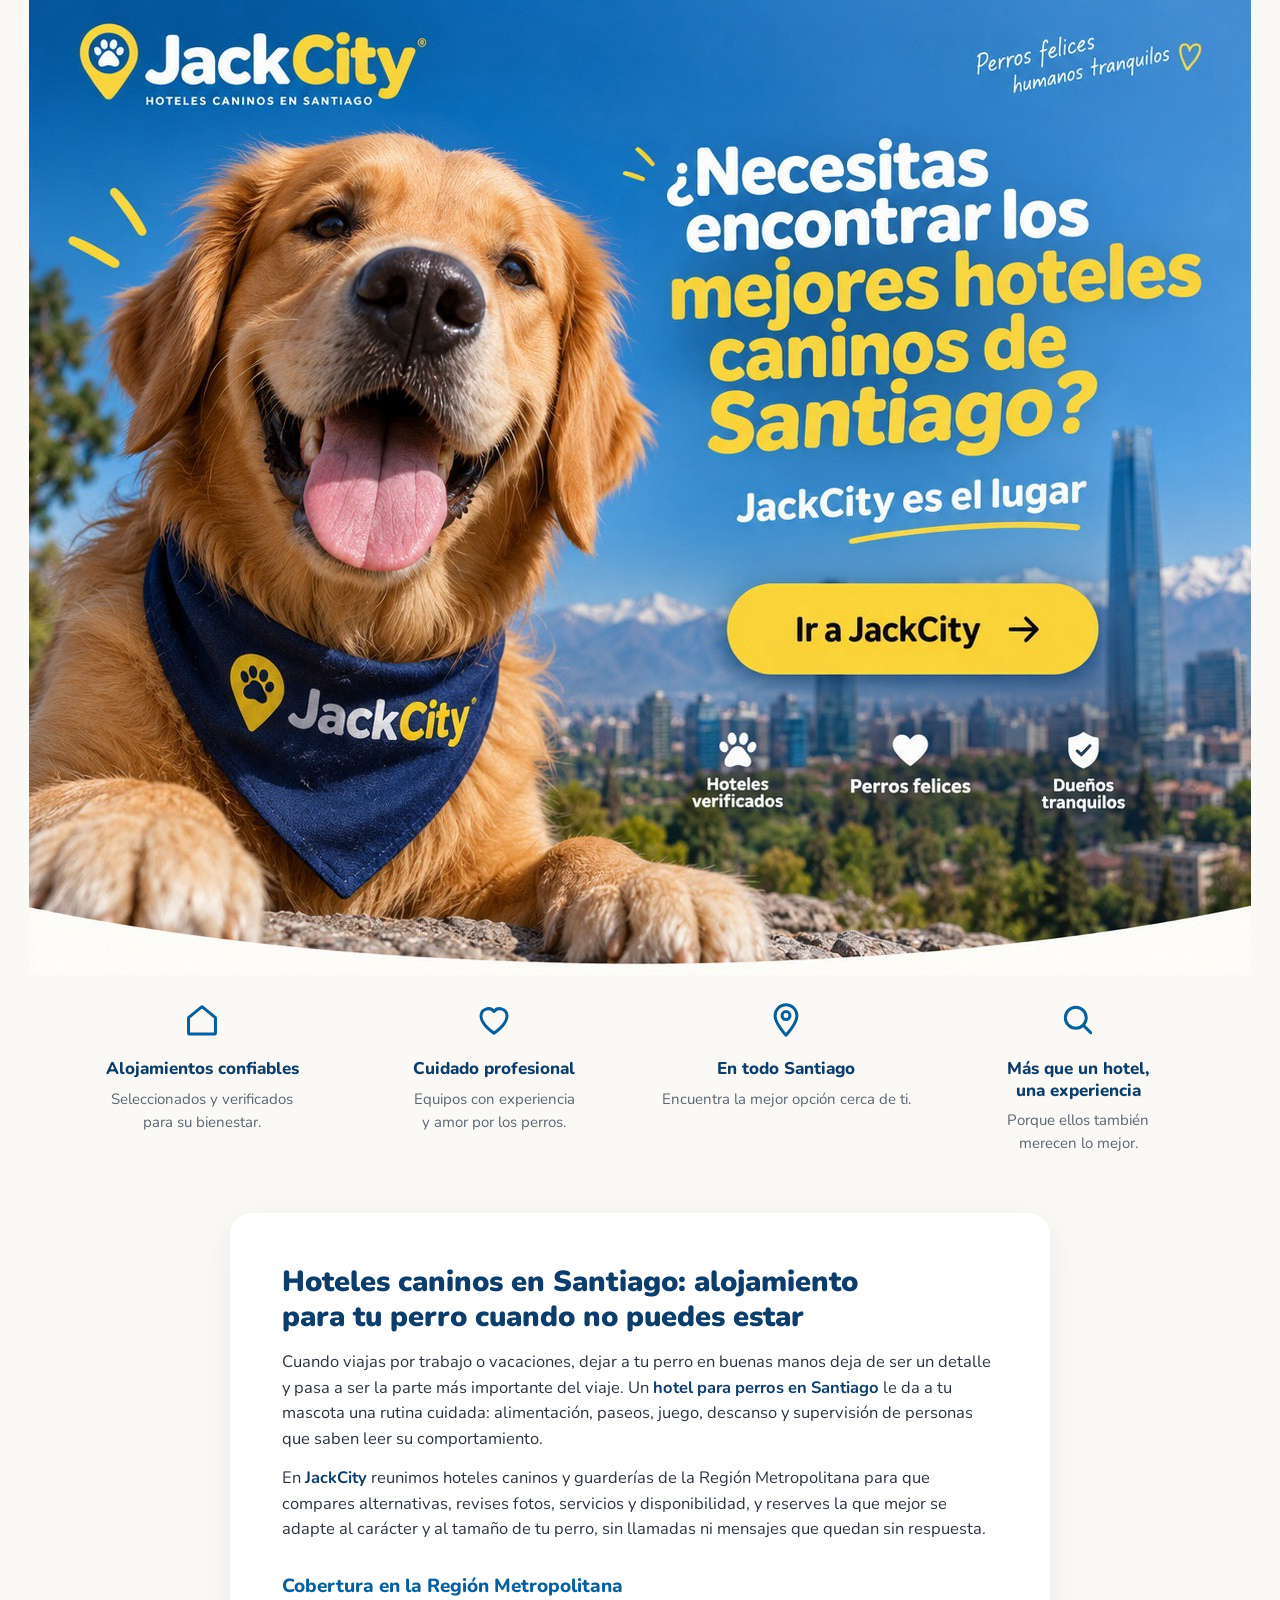
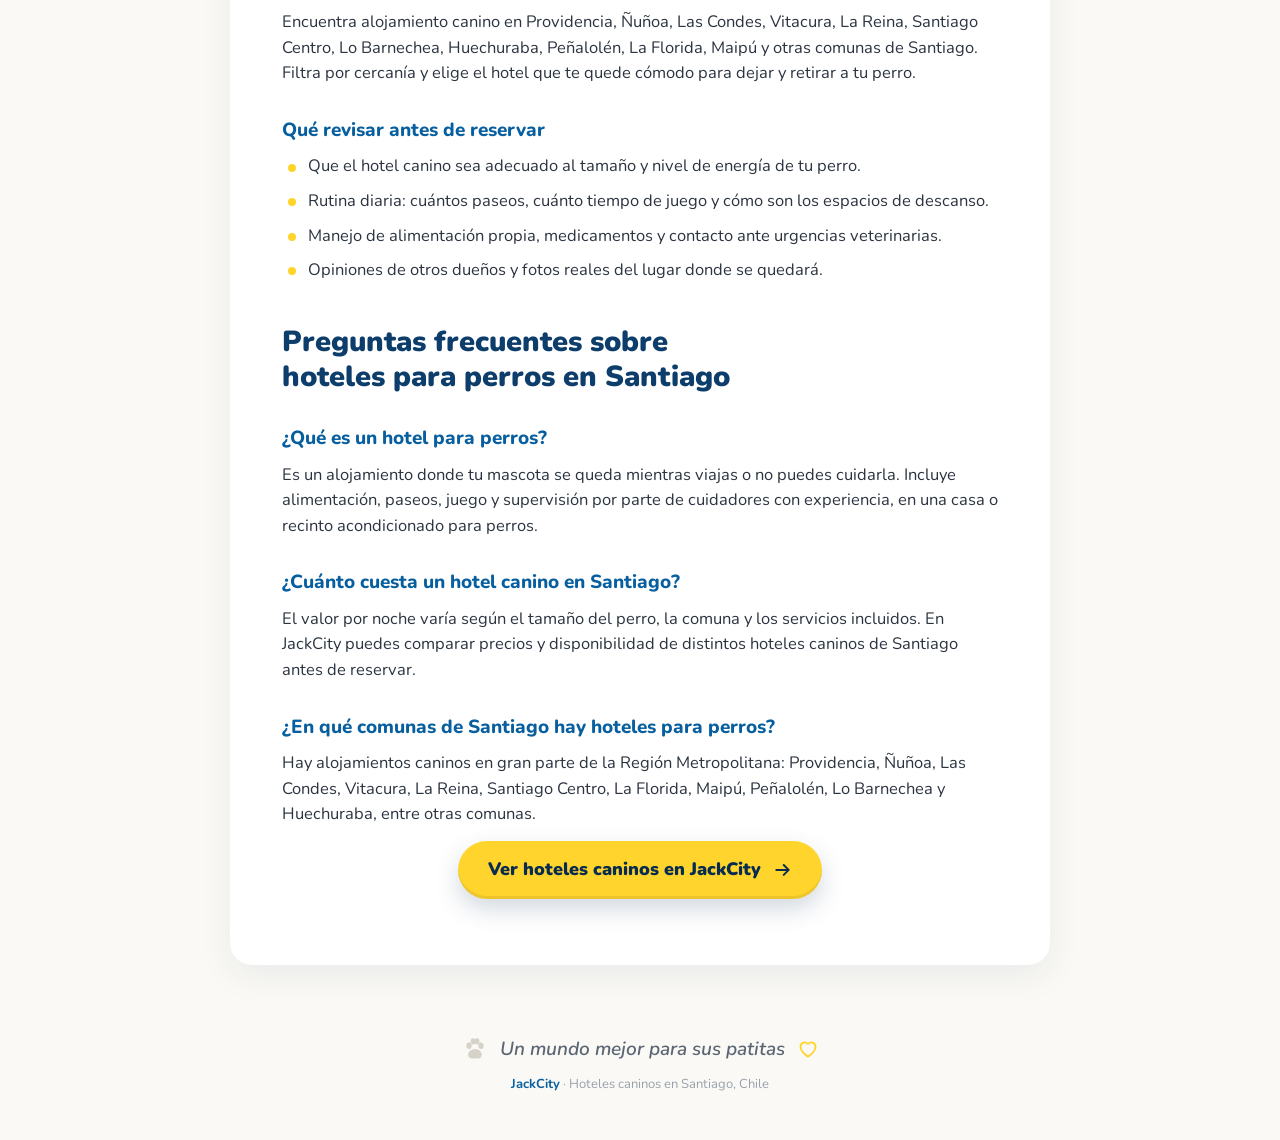
<file: index.html>
<!doctype html>
<html lang="es-CL">
<head>
<meta charset="utf-8">
<meta name="viewport" content="width=device-width, initial-scale=1">

<title>Hoteles para Perros en Santiago | JackCity</title>
<meta name="description" content="Encuentra y reserva hoteles para perros en Santiago: alojamientos caninos verificados, con cuidado profesional y disponibilidad en toda la Región Metropolitana.">
<meta name="robots" content="index, follow, max-image-preview:large, max-snippet:-1">
<meta name="theme-color" content="#075f9f">
<meta name="author" content="JackCity">
<link rel="canonical" href="https://hotelesparaperrossantiago.cl/">

<!-- Open Graph -->
<meta property="og:type" content="website">
<meta property="og:locale" content="es_CL">
<meta property="og:site_name" content="Hoteles para Perros en Santiago">
<meta property="og:title" content="Hoteles para Perros en Santiago | JackCity">
<meta property="og:description" content="Encuentra y reserva hoteles para perros en Santiago: alojamientos caninos verificados, con cuidado profesional y disponibilidad en toda la Región Metropolitana.">
<meta property="og:url" content="https://hotelesparaperrossantiago.cl/">
<meta property="og:image" content="https://hotelesparaperrossantiago.cl/assets/og-image.jpg">
<meta property="og:image:width" content="1200">
<meta property="og:image:height" content="630">
<meta property="og:image:alt" content="Perro golden retriever con pañoleta JackCity frente a la cordillera y el skyline de Santiago">

<!-- Twitter Card -->
<meta name="twitter:card" content="summary_large_image">
<meta name="twitter:title" content="Hoteles para Perros en Santiago | JackCity">
<meta name="twitter:description" content="Alojamientos caninos verificados en Santiago. Cuidado profesional para tu perro mientras no estás.">
<meta name="twitter:image" content="https://hotelesparaperrossantiago.cl/assets/og-image.jpg">

<link rel="icon" href="/favicon.ico" sizes="32x32">
<link rel="icon" href="/assets/favicon.svg" type="image/svg+xml">
<link rel="apple-touch-icon" href="/assets/apple-touch-icon.png">
<link rel="manifest" href="/site.webmanifest">

<link rel="preconnect" href="https://fonts.googleapis.com">
<link rel="preconnect" href="https://fonts.gstatic.com" crossorigin>
<link rel="stylesheet" href="https://fonts.googleapis.com/css2?family=Nunito:ital,wght@0,400;0,600;0,700;0,800;0,900;1,600&display=swap">
<link rel="stylesheet" href="/styles.css">
<link rel="preload" as="image" href="/assets/hero-jackcity-santiago.jpg"
      imagesrcset="/assets/hero-jackcity-santiago-720.jpg 720w, /assets/hero-jackcity-santiago.jpg 1222w"
      imagesizes="(max-width: 1222px) 100vw, 1222px">

<!-- Datos estructurados -->
<script type="application/ld+json">
{
  "@context": "https://schema.org",
  "@graph": [
    {
      "@type": "WebSite",
      "@id": "https://hotelesparaperrossantiago.cl/#website",
      "url": "https://hotelesparaperrossantiago.cl/",
      "name": "Hoteles para Perros en Santiago",
      "inLanguage": "es-CL",
      "publisher": { "@id": "https://jackcity.cl/#organization" }
    },
    {
      "@type": "WebPage",
      "@id": "https://hotelesparaperrossantiago.cl/#webpage",
      "url": "https://hotelesparaperrossantiago.cl/",
      "name": "Hoteles para Perros en Santiago | JackCity",
      "description": "Encuentra y reserva hoteles para perros en Santiago: alojamientos caninos verificados, con cuidado profesional y disponibilidad en toda la Región Metropolitana.",
      "isPartOf": { "@id": "https://hotelesparaperrossantiago.cl/#website" },
      "primaryImageOfPage": "https://hotelesparaperrossantiago.cl/assets/og-image.jpg",
      "inLanguage": "es-CL",
      "about": { "@id": "https://jackcity.cl/#organization" }
    },
    {
      "@type": ["Organization", "LocalBusiness"],
      "@id": "https://jackcity.cl/#organization",
      "name": "JackCity",
      "alternateName": "JackCity - Hoteles Caninos en Santiago",
      "description": "Plataforma para encontrar y reservar hoteles caninos verificados en Santiago de Chile.",
      "url": "https://jackcity.cl",
      "logo": "https://hotelesparaperrossantiago.cl/assets/favicon.svg",
      "image": "https://hotelesparaperrossantiago.cl/assets/og-image.jpg",
      "slogan": "Perros felices, humanos tranquilos",
      "address": {
        "@type": "PostalAddress",
        "addressLocality": "Santiago",
        "addressRegion": "Región Metropolitana",
        "addressCountry": "CL"
      },
      "areaServed": [
        { "@type": "City", "name": "Santiago", "address": { "@type": "PostalAddress", "addressCountry": "CL" } },
        { "@type": "AdministrativeArea", "name": "Región Metropolitana de Santiago" }
      ],
      "sameAs": ["https://jackcity.cl"]
    },
    {
      "@type": "FAQPage",
      "@id": "https://hotelesparaperrossantiago.cl/#faq",
      "inLanguage": "es-CL",
      "mainEntity": [
        {
          "@type": "Question",
          "name": "¿Qué es un hotel para perros?",
          "acceptedAnswer": {
            "@type": "Answer",
            "text": "Un hotel para perros es un alojamiento donde tu mascota se queda mientras viajas o no puedes cuidarla. Incluye alimentación, paseos, juego y supervisión por parte de cuidadores con experiencia, en una casa o recinto acondicionado para perros."
          }
        },
        {
          "@type": "Question",
          "name": "¿Cuánto cuesta un hotel canino en Santiago?",
          "acceptedAnswer": {
            "@type": "Answer",
            "text": "El valor por noche varía según el tamaño del perro, la comuna y los servicios incluidos. En JackCity puedes comparar precios y disponibilidad de distintos hoteles caninos de Santiago antes de reservar."
          }
        },
        {
          "@type": "Question",
          "name": "¿En qué comunas de Santiago hay hoteles para perros?",
          "acceptedAnswer": {
            "@type": "Answer",
            "text": "Hay alojamientos caninos en gran parte de la Región Metropolitana: Providencia, Ñuñoa, Las Condes, Vitacura, La Reina, Santiago Centro, La Florida, Maipú, Peñalolén, Lo Barnechea y Huechuraba, entre otras comunas."
          }
        }
      ]
    }
  ]
}
</script>
</head>

<body>

<a class="skip-link" href="#beneficios">Saltar al contenido</a>

<main>

  <!-- ============ HERO (arte de home-03) ============ -->
  <section class="hero" aria-labelledby="hero-title">

    <img class="hero__art"
         src="/assets/hero-jackcity-santiago.jpg"
         srcset="/assets/hero-jackcity-santiago-720.jpg 720w, /assets/hero-jackcity-santiago.jpg 1222w"
         sizes="(max-width: 1222px) 100vw, 1222px"
         alt="Perro golden retriever con pañoleta JackCity en un hotel canino en Santiago, con la cordillera de los Andes y el skyline de fondo. Texto: ¿Necesitas encontrar los mejores hoteles caninos de Santiago? JackCity es el lugar."
         width="1222" height="975"
         fetchpriority="high" decoding="async">

    <!-- Texto del arte, disponible para buscadores y lectores de pantalla -->
    <div class="hero__semantic">
      <p>JackCity · Hoteles caninos en Santiago · Perros felices, humanos tranquilos</p>
      <h1 id="hero-title">Hoteles para perros en Santiago: ¿necesitas encontrar los mejores hoteles caninos de Santiago? JackCity es el lugar</h1>
      <ul>
        <li>Hoteles verificados</li>
        <li>Perros felices</li>
        <li>Dueños tranquilos</li>
      </ul>
    </div>

    <!-- Zona activa sobre el botón amarillo del arte -->
    <a class="hero__cta" href="https://jackcity.cl" target="_blank" rel="noopener"
       aria-label="Ir a JackCity (abre en una pestaña nueva)">
      <span class="sr-only">Ir a JackCity</span>
    </a>
  </section>

  <!-- CTA tactil para movil: el boton del arte queda muy pequeno bajo ~760px.
       Si no se quiere, basta con eliminar este bloque. -->
  <p class="cta-mobile">
    <a class="cta" href="https://jackcity.cl" target="_blank" rel="noopener">
      Ir a JackCity
      <svg class="cta__arrow" viewBox="0 0 24 24" aria-hidden="true"><path fill="none" stroke="currentColor" stroke-width="2.4" stroke-linecap="round" stroke-linejoin="round" d="M4 12h15m-6-6 6 6-6 6"/></svg>
    </a>
  </p>

  <!-- ============ BENEFICIOS ============ -->
  <section class="features" id="beneficios" aria-labelledby="beneficios-title">
    <div class="wrap">
      <h2 id="beneficios-title" class="sr-only">Por qué reservar tu hotel canino en Santiago con JackCity</h2>
      <ul class="features__grid">
        <li class="feature">
          <svg class="feature__icon" viewBox="0 0 24 24" aria-hidden="true"><path fill="none" stroke="currentColor" stroke-width="1.9" stroke-linecap="round" stroke-linejoin="round" d="M3.5 10.5 12 3.6l8.5 6.9V20a.9.9 0 0 1-.9.9H4.4a.9.9 0 0 1-.9-.9z"/></svg>
          <h3 class="feature__title">Alojamientos confiables</h3>
          <p class="feature__text">Seleccionados y verificados para su bienestar.</p>
        </li>
        <li class="feature">
          <svg class="feature__icon" viewBox="0 0 24 24" aria-hidden="true"><path fill="none" stroke="currentColor" stroke-width="1.9" stroke-linejoin="round" d="M12 20.3S3.8 15.1 3.8 9.4a4.6 4.6 0 0 1 8.2-2.8 4.6 4.6 0 0 1 8.2 2.8c0 5.7-8.2 10.9-8.2 10.9z"/></svg>
          <h3 class="feature__title">Cuidado profesional</h3>
          <p class="feature__text">Equipos con experiencia y amor por los perros.</p>
        </li>
        <li class="feature">
          <svg class="feature__icon" viewBox="0 0 24 24" aria-hidden="true"><path fill="none" stroke="currentColor" stroke-width="1.9" stroke-linejoin="round" d="M12 2.4a6.9 6.9 0 0 0-6.9 6.9c0 5 6.9 12.3 6.9 12.3s6.9-7.3 6.9-12.3A6.9 6.9 0 0 0 12 2.4z"/><circle cx="12" cy="9.2" r="2.5" fill="none" stroke="currentColor" stroke-width="1.9"/></svg>
          <h3 class="feature__title">En todo Santiago</h3>
          <p class="feature__text">Encuentra la mejor opción cerca de ti.</p>
        </li>
        <li class="feature">
          <svg class="feature__icon" viewBox="0 0 24 24" aria-hidden="true"><circle cx="10.6" cy="10.6" r="6.6" fill="none" stroke="currentColor" stroke-width="1.9"/><path fill="none" stroke="currentColor" stroke-width="1.9" stroke-linecap="round" d="m15.5 15.5 4.5 4.5"/></svg>
          <h3 class="feature__title">Más que un hotel, una experiencia</h3>
          <p class="feature__text">Porque ellos también merecen lo mejor.</p>
        </li>
      </ul>
    </div>
  </section>

  <!-- ============ CONTENIDO SEO ============ -->
  <section class="content" aria-labelledby="content-title">
    <div class="wrap wrap--narrow">
      <h2 id="content-title">Hoteles caninos en Santiago: alojamiento para tu perro cuando no puedes estar</h2>
      <p>Cuando viajas por trabajo o vacaciones, dejar a tu perro en buenas manos deja de ser un detalle y pasa a ser la parte más importante del viaje. Un <strong>hotel para perros en Santiago</strong> le da a tu mascota una rutina cuidada: alimentación, paseos, juego, descanso y supervisión de personas que saben leer su comportamiento.</p>
      <p>En <strong>JackCity</strong> reunimos hoteles caninos y guarderías de la Región Metropolitana para que compares alternativas, revises fotos, servicios y disponibilidad, y reserves la que mejor se adapte al carácter y al tamaño de tu perro, sin llamadas ni mensajes que quedan sin respuesta.</p>

      <h3>Cobertura en la Región Metropolitana</h3>
      <p>Encuentra alojamiento canino en Providencia, Ñuñoa, Las Condes, Vitacura, La Reina, Santiago Centro, Lo Barnechea, Huechuraba, Peñalolén, La Florida, Maipú y otras comunas de Santiago. Filtra por cercanía y elige el hotel que te quede cómodo para dejar y retirar a tu perro.</p>

      <h3>Qué revisar antes de reservar</h3>
      <ul class="list">
        <li>Que el hotel canino sea adecuado al tamaño y nivel de energía de tu perro.</li>
        <li>Rutina diaria: cuántos paseos, cuánto tiempo de juego y cómo son los espacios de descanso.</li>
        <li>Manejo de alimentación propia, medicamentos y contacto ante urgencias veterinarias.</li>
        <li>Opiniones de otros dueños y fotos reales del lugar donde se quedará.</li>
      </ul>

      <h2 id="faq-title">Preguntas frecuentes sobre hoteles para perros en Santiago</h2>

      <h3>¿Qué es un hotel para perros?</h3>
      <p>Es un alojamiento donde tu mascota se queda mientras viajas o no puedes cuidarla. Incluye alimentación, paseos, juego y supervisión por parte de cuidadores con experiencia, en una casa o recinto acondicionado para perros.</p>

      <h3>¿Cuánto cuesta un hotel canino en Santiago?</h3>
      <p>El valor por noche varía según el tamaño del perro, la comuna y los servicios incluidos. En JackCity puedes comparar precios y disponibilidad de distintos hoteles caninos de Santiago antes de reservar.</p>

      <h3>¿En qué comunas de Santiago hay hoteles para perros?</h3>
      <p>Hay alojamientos caninos en gran parte de la Región Metropolitana: Providencia, Ñuñoa, Las Condes, Vitacura, La Reina, Santiago Centro, La Florida, Maipú, Peñalolén, Lo Barnechea y Huechuraba, entre otras comunas.</p>

      <p class="content__cta">
        <a class="cta" href="https://jackcity.cl" target="_blank" rel="noopener">
          Ver hoteles caninos en JackCity
          <svg class="cta__arrow" viewBox="0 0 24 24" aria-hidden="true"><path fill="none" stroke="currentColor" stroke-width="2.4" stroke-linecap="round" stroke-linejoin="round" d="M4 12h15m-6-6 6 6-6 6"/></svg>
        </a>
      </p>
    </div>
  </section>
</main>

<!-- ============ FOOTER ============ -->
<footer class="footer">
  <p class="footer__claim">
    <svg class="icon-paw-soft" viewBox="0 0 24 24" aria-hidden="true" fill="#c9c2b6">
      <ellipse cx="6.5" cy="9" rx="2.4" ry="3"/><ellipse cx="17.5" cy="9" rx="2.4" ry="3"/>
      <ellipse cx="10.2" cy="4.9" rx="2.2" ry="2.9"/><ellipse cx="13.8" cy="4.9" rx="2.2" ry="2.9"/>
      <path d="M12 12c3.6 0 6.4 2.6 6.4 5.4 0 2.2-1.8 3.4-4 3.4-1 0-1.7-.3-2.4-.3s-1.4.3-2.4.3c-2.2 0-4-1.2-4-3.4C5.6 14.6 8.4 12 12 12z"/>
    </svg>
    <em>Un mundo mejor para sus patitas</em>
    <svg class="icon-heart" viewBox="0 0 24 24" aria-hidden="true"><path fill="none" stroke="#ffd42d" stroke-width="2" stroke-linejoin="round" d="M12 20.3S3.8 15.1 3.8 9.4a4.6 4.6 0 0 1 8.2-2.8 4.6 4.6 0 0 1 8.2 2.8c0 5.7-8.2 10.9-8.2 10.9z"/></svg>
  </p>
  <p class="footer__legal">
    <a href="https://jackcity.cl" rel="noopener">JackCity</a> · Hoteles caninos en Santiago, Chile
  </p>
</footer>

</body>
</html>
</file>
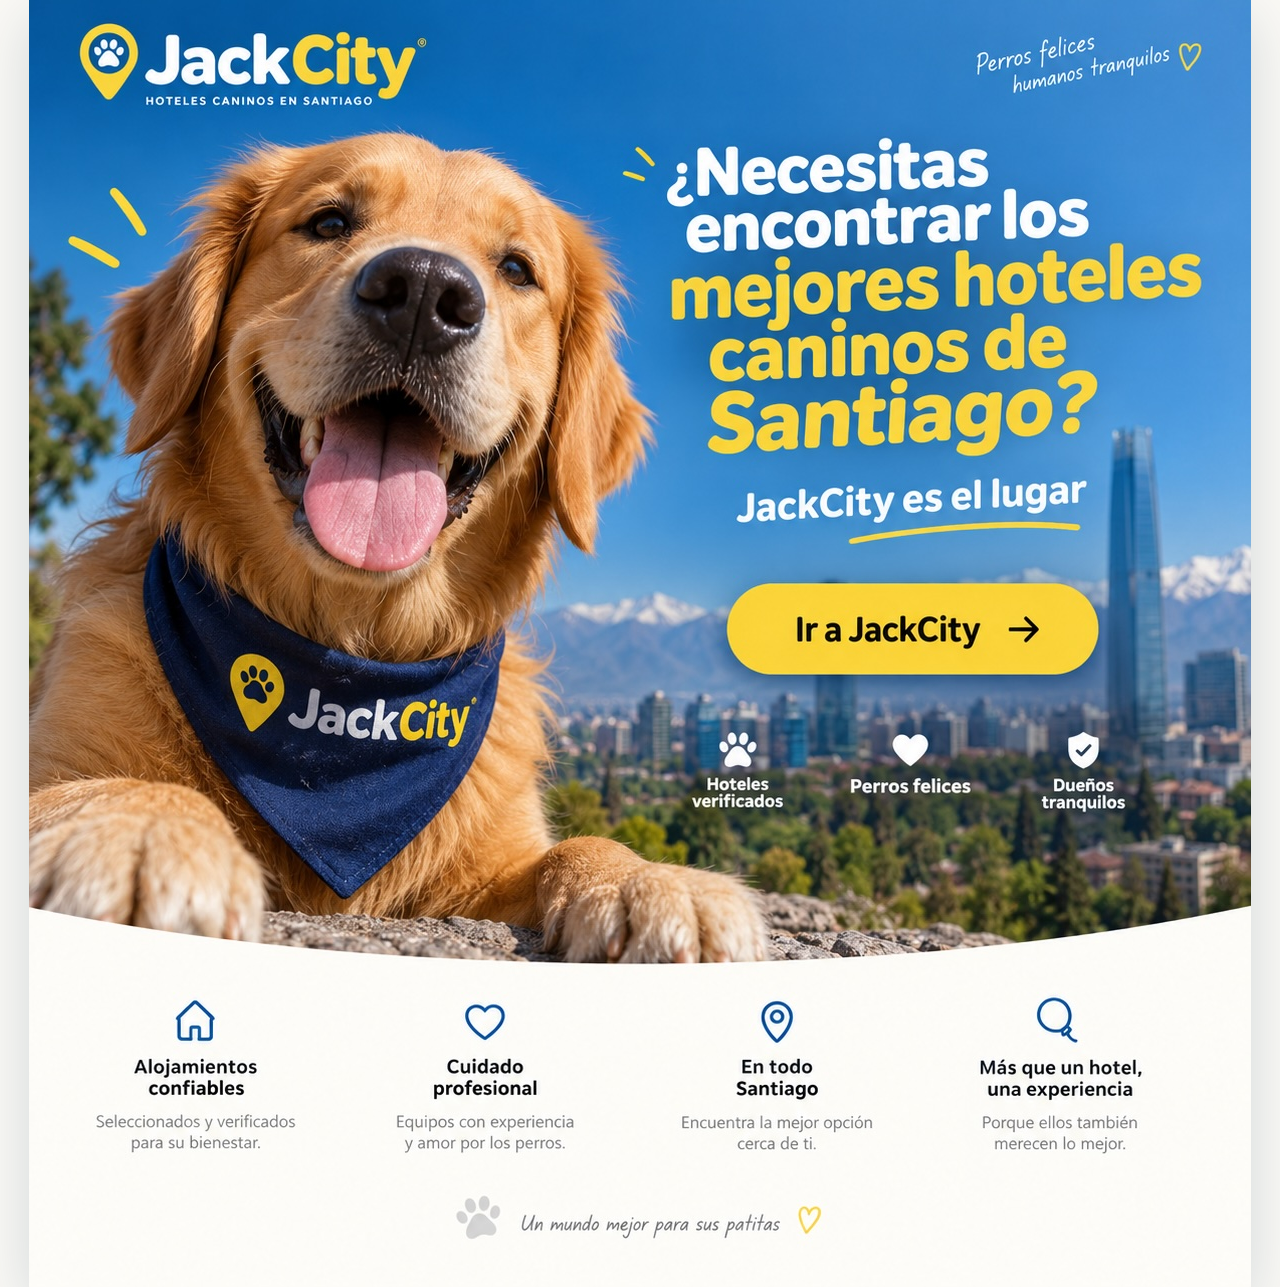
<file: home-03.html>
<!doctype html>
<html lang="es-CL">
<head>
  <meta charset="utf-8">
  <meta name="viewport" content="width=device-width, initial-scale=1">
  <title>Hoteles caninos en Santiago | JackCity</title>
  <meta name="description" content="Encuentra alojamientos caninos verificados y cuidado profesional para tu perro en todo Santiago.">
  <meta name="theme-color" content="#0866a8">
  <!-- Borrador de diseno: la version publicada es / (index.html) -->
  <meta name="robots" content="noindex, follow">
  <link rel="canonical" href="https://hotelesparaperrossantiago.cl/">
  <link rel="icon" href="/favicon.ico" sizes="32x32">
  <link rel="icon" href="/assets/favicon.svg" type="image/svg+xml">
  <link rel="preconnect" href="https://fonts.googleapis.com">
  <link rel="preconnect" href="https://fonts.gstatic.com" crossorigin>
  <link rel="stylesheet" href="https://fonts.googleapis.com/css2?family=Nunito:wght@400;700;800;900&display=swap">
  <link rel="stylesheet" href="/home-03.css">
</head>
<body>
  <a class="skip-link" href="#beneficios">Saltar al contenido</a>

  <main>
    <section class="hero" aria-labelledby="hero-title">
      <img class="hero__art" src="/assets/home-03-reference.jpg" alt="Golden retriever feliz con una pañoleta JackCity frente al skyline de Santiago y la cordillera de los Andes" width="1222" height="1287">

      <div class="hero__semantic">
        <p>JackCity · Hoteles caninos en Santiago</p>
        <h1 id="hero-title">¿Necesitas encontrar los mejores hoteles caninos de Santiago?</h1>
        <p>JackCity es el lugar</p>
      </div>

      <a class="hero__cta" href="https://jackcity.cl" target="_blank" rel="noopener" aria-label="Ir a JackCity (abre en una pestaña nueva)">
        <span class="sr-only">Ir a JackCity</span>
      </a>
    </section>

    <section class="sr-only" id="beneficios" aria-labelledby="beneficios-title">
      <h2 id="beneficios-title">¿Por qué elegir JackCity?</h2>
      <ul>
        <li><strong>Alojamientos confiables:</strong> seleccionados y verificados para su bienestar.</li>
        <li><strong>Cuidado profesional:</strong> equipos con experiencia y amor por los perros.</li>
        <li><strong>En todo Santiago:</strong> encuentra la mejor opción cerca de ti.</li>
        <li><strong>Más que un hotel, una experiencia:</strong> porque ellos también merecen lo mejor.</li>
      </ul>
    </section>
  </main>
</body>
</html>
</file>
<file: styles.css>
/* =========================================================
   hotelesparaperrossantiago.cl — JackCity
   Hero: arte de home-03 (imagen) + contenido HTML indexable.
   CSS puro, sin frameworks, sin build step.
   ========================================================= */

:root{
  --blue:        #075f9f;
  --blue-dark:   #072c50;
  --blue-text:   #0d3d6b;
  --yellow:      #ffd42d;
  --cream:       #faf9f5;
  --text:        #2b3440;
  --text-soft:   #5b6673;
  --white:       #ffffff;
  --font: "Nunito", system-ui, -apple-system, "Segoe UI", Arial, sans-serif;
}

*,*::before,*::after{ box-sizing:border-box; }

html{
  background:var(--cream);
  color-scheme:light;
  font-family:var(--font);
  -webkit-text-size-adjust:100%;
  scroll-behavior:smooth;
}

body{
  margin:0;
  min-width:320px;
  background:var(--cream);
  color:var(--text);
  line-height:1.55;
  -webkit-font-smoothing:antialiased;
}

img,svg{ max-width:100%; }
a{ color:var(--blue); }

.wrap{ width:100%; max-width:1180px; margin:0 auto; padding:0 20px; }
.wrap--narrow{ max-width:820px; }

.sr-only{
  position:absolute!important;
  width:1px!important; height:1px!important;
  margin:-1px!important; padding:0!important;
  overflow:hidden!important;
  clip:rect(0,0,0,0)!important;
  white-space:nowrap!important;
  border:0!important;
}

.skip-link{
  position:fixed; z-index:10; top:0; left:1rem;
  padding:.7rem 1rem;
  border-radius:0 0 .6rem .6rem;
  color:var(--blue-dark); background:var(--yellow);
  font-weight:900; text-decoration:none;
  transform:translateY(-110%);
  transition:transform .18s ease;
}
.skip-link:focus{ transform:translateY(0); }

:focus-visible{ outline:3px solid var(--yellow); outline-offset:3px; }

/* =========================================================
   HERO
   ========================================================= */

.hero{
  position:relative;
  width:min(100%,1222px);
  margin-inline:auto;
  overflow:hidden;
  background:var(--blue);
}

.hero__art{
  display:block;
  width:100%; height:auto;
  user-select:none;
}

/* Texto del arte: accesible para buscadores y lectores de pantalla */
.hero__semantic{
  position:absolute;
  width:1px; height:1px;
  overflow:hidden;
  clip-path:inset(50%);
  white-space:nowrap;
}

/* Zona activa sobre el botón amarillo dibujado en el arte.
   Porcentajes calculados sobre la imagen de 1222 x 975 px:
   si se reemplaza el arte, recalcular top/left/width/height. */
.hero__cta{
  position:absolute; z-index:2;
  top:59.9%; left:57.2%;
  width:30.3%; height:9.3%;
  border-radius:999px;
  cursor:pointer;
}
.hero__cta:hover{
  background:rgb(255 255 255 / 10%);
  box-shadow:0 0 0 5px rgb(255 255 255 / 28%);
}
.hero__cta:focus-visible{
  outline:5px solid #fff;
  outline-offset:5px;
}

/* CTA tactil solo en movil (el boton del arte queda muy pequeno) */
.cta-mobile{
  display:none;
  margin:0;
  padding:clamp(16px,4vw,24px) 20px 0;
  text-align:center;
  background:var(--cream);
}
@media (max-width:760px){
  .cta-mobile{ display:block; }
  .cta-mobile .cta{ width:min(100%,340px); justify-content:center; font-size:18px; padding:16px 24px; }
}

/* =========================================================
   BENEFICIOS
   ========================================================= */

.features{
  background:var(--cream);
  padding:clamp(10px,2vw,26px) 0 clamp(34px,5vw,58px);
}

.features__grid{
  display:grid;
  grid-template-columns:repeat(2,1fr);
  gap:clamp(26px,4vw,34px) clamp(16px,3vw,28px);
  margin:0; padding:0; list-style:none;
}
@media (min-width:860px){
  .features__grid{ grid-template-columns:repeat(4,1fr); }
}

.feature{ text-align:center; }
.feature__icon{
  width:38px; height:38px;
  color:var(--blue);
  margin-bottom:12px;
}
.feature__title{
  margin:0 0 8px;
  font-size:clamp(15px,1.7vw,17px);
  font-weight:800; line-height:1.25;
  color:var(--blue-text);
  text-wrap:balance;
}
.feature__text{
  margin:0;
  font-size:clamp(13.5px,1.5vw,15px);
  color:var(--text-soft);
  text-wrap:balance;
}

/* =========================================================
   CONTENIDO SEO
   ========================================================= */

.content{ padding:0 0 clamp(40px,6vw,70px); }

.content .wrap--narrow{
  background:var(--white);
  border-radius:22px;
  padding:clamp(26px,4.5vw,52px);
  box-shadow:0 10px 34px rgb(3 46 83 / 7%);
}
.content h2{
  margin:0 0 14px;
  font-size:clamp(21px,2.9vw,29px);
  font-weight:900; line-height:1.2;
  color:var(--blue-text);
  text-wrap:balance;
}
.content h2:not(:first-child){ margin-top:clamp(28px,4vw,42px); }
.content h3{
  margin:clamp(22px,3vw,30px) 0 8px;
  font-size:clamp(16.5px,2vw,19px);
  font-weight:800;
  color:var(--blue);
}
.content p{
  margin:0 0 14px;
  font-size:clamp(15px,1.7vw,16.5px);
}
.content strong{ color:var(--blue-text); }

.list{ margin:0 0 14px; padding-left:0; list-style:none; }
.list li{
  position:relative;
  padding-left:26px; margin-bottom:9px;
  font-size:clamp(15px,1.7vw,16.5px);
}
.list li::before{
  content:""; position:absolute; left:6px; top:.62em;
  width:8px; height:8px; border-radius:50%;
  background:var(--yellow);
}

.content__cta{ margin:clamp(24px,3.5vw,32px) 0 0; text-align:center; }

/* Botón de texto (además del arte del hero) */
.cta{
  display:inline-flex; align-items:center; gap:12px;
  padding:15px 30px;
  border-radius:999px;
  background:var(--yellow);
  color:var(--blue-dark);
  font-size:clamp(15px,1.8vw,18px);
  font-weight:900;
  text-decoration:none;
  box-shadow:0 10px 24px rgb(3 46 83 / 18%), inset 0 -3px 0 rgb(0 0 0 / 7%);
  transition:transform .18s ease, box-shadow .18s ease, background-color .18s ease;
}
.cta:hover,.cta:focus-visible{
  background:#ffdf5c;
  transform:translateY(-2px);
  box-shadow:0 14px 30px rgb(3 46 83 / 24%), inset 0 -3px 0 rgb(0 0 0 / 7%);
}
.cta:active{ transform:translateY(0); }
.cta__arrow{ width:1.1em; height:1.1em; flex:0 0 auto; }

/* =========================================================
   FOOTER
   ========================================================= */

.footer{
  background:var(--cream);
  padding:0 20px clamp(30px,5vw,46px);
  text-align:center;
}
.footer__claim{
  display:flex; align-items:center; justify-content:center; gap:12px;
  flex-wrap:wrap;
  margin:0 0 10px;
  font-size:clamp(15px,2vw,19px);
  font-weight:600;
  color:var(--text-soft);
}
.footer__claim em{ font-style:italic; }
.footer__claim .icon-paw-soft{ width:26px; height:26px; opacity:.7; }
.footer__claim .icon-heart{ width:22px; height:22px; }

.footer__legal{ margin:0; font-size:13px; color:#98a1ab; }
.footer__legal a{ color:var(--blue); text-decoration:none; font-weight:700; }
.footer__legal a:hover{ text-decoration:underline; }

/* =========================================================
   Preferencias / impresión
   ========================================================= */

@media (prefers-reduced-motion:reduce){
  html{ scroll-behavior:auto; }
  *{ transition:none!important; animation:none!important; }
}

@media print{
  .hero__cta,.skip-link{ display:none; }
  .content .wrap--narrow{ box-shadow:none; }
}
</file>
<file: home-03.css>
:root {
  --blue: #075f9f;
  --yellow: #ffd42d;
  --cream: #faf9f5;
}

*, *::before, *::after { box-sizing: border-box; }

html {
  background: var(--cream);
  color-scheme: light;
  font-family: "Nunito", system-ui, sans-serif;
}

body {
  margin: 0;
  min-width: 320px;
  background: var(--cream);
}

.skip-link {
  position: fixed;
  z-index: 10;
  top: 0;
  left: 1rem;
  padding: .7rem 1rem;
  border-radius: 0 0 .6rem .6rem;
  color: #072c50;
  background: var(--yellow);
  font-weight: 900;
  transform: translateY(-110%);
  transition: transform .18s ease;
}

.skip-link:focus { transform: translateY(0); }

.hero {
  position: relative;
  width: min(100%, 1222px);
  margin-inline: auto;
  overflow: hidden;
  background: var(--blue);
  box-shadow: 0 18px 55px rgb(3 46 83 / 16%);
}

.hero__art {
  display: block;
  width: 100%;
  height: auto;
  user-select: none;
}

.hero__semantic {
  position: absolute;
  width: 1px;
  height: 1px;
  overflow: hidden;
  clip-path: inset(50%);
  white-space: nowrap;
}

.hero__cta {
  position: absolute;
  z-index: 2;
  top: 45.35%;
  left: 57.1%;
  width: 27.8%;
  height: 7.2%;
  border-radius: 999px;
}

.hero__cta:hover {
  background: rgb(255 255 255 / 10%);
  box-shadow: 0 0 0 5px rgb(255 255 255 / 28%);
}

.hero__cta:focus-visible {
  outline: 5px solid #fff;
  outline-offset: 5px;
}

.sr-only {
  position: absolute !important;
  width: 1px !important;
  height: 1px !important;
  margin: -1px !important;
  padding: 0 !important;
  overflow: hidden !important;
  clip: rect(0, 0, 0, 0) !important;
  white-space: nowrap !important;
  border: 0 !important;
}

@media (min-width: 1222px) {
  body { padding-block: 0; }
}

@media (prefers-reduced-motion: reduce) {
  * { transition: none !important; }
}
</file>
